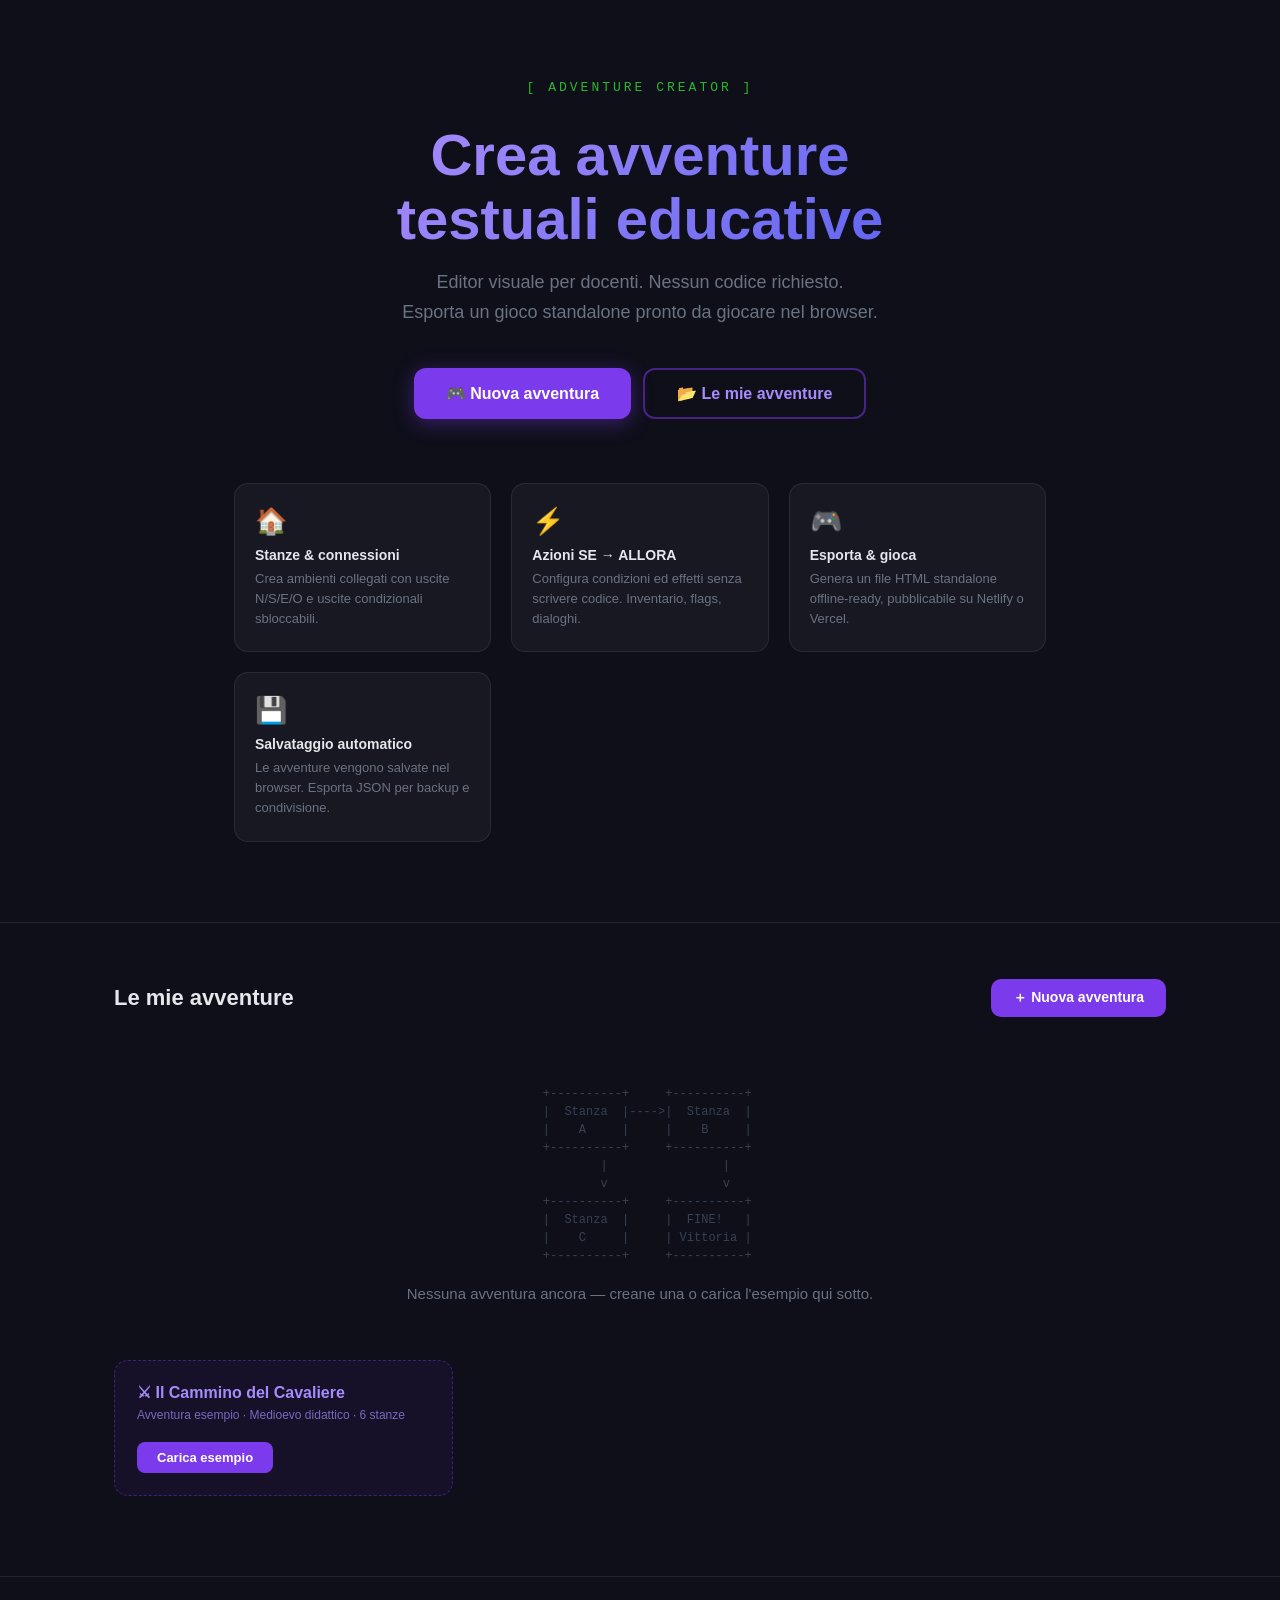
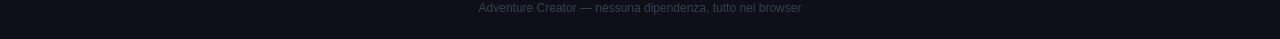
<file: index.html>
<!DOCTYPE html>
<html lang="it">
<head>
  <meta charset="UTF-8">
  <meta name="viewport" content="width=device-width, initial-scale=1.0">
  <title>Adventure Creator</title>
  <style>
    *, *::before, *::after { box-sizing: border-box; margin: 0; padding: 0; }

    :root {
      --viola: #7c3aed;
      --viola-chiaro: #a78bfa;
      --viola-hover: #6d28d9;
      --sfondo: #0f0f1a;
      --surface: #1c1c2e;
      --border: rgba(255,255,255,.08);
      --testo: #f0f0f0;
      --muted: #6b7280;
    }

    body {
      font-family: -apple-system, BlinkMacSystemFont, 'Segoe UI', Roboto, sans-serif;
      background: var(--sfondo);
      color: var(--testo);
      min-height: 100vh;
    }

    /* ── HERO ─────────────────────────────────────────── */

    .hero {
      display: flex;
      flex-direction: column;
      align-items: center;
      justify-content: center;
      text-align: center;
      padding: 80px 24px 64px;
    }

    .logo-tag {
      font-family: 'Courier New', monospace;
      font-size: 13px;
      color: #33ff33;
      letter-spacing: 3px;
      margin-bottom: 28px;
      opacity: .7;
    }

    .hero h1 {
      font-size: clamp(36px, 6vw, 58px);
      font-weight: 800;
      background: linear-gradient(135deg, #a78bfa, #6366f1);
      -webkit-background-clip: text;
      -webkit-text-fill-color: transparent;
      background-clip: text;
      margin-bottom: 16px;
      line-height: 1.1;
    }

    .hero .subtitle {
      font-size: 18px;
      color: var(--muted);
      margin-bottom: 40px;
      line-height: 1.7;
      max-width: 500px;
    }

    .hero-cta {
      display: flex;
      gap: 12px;
      flex-wrap: wrap;
      justify-content: center;
    }

    .btn-cta-primary {
      display: inline-flex;
      align-items: center;
      gap: 8px;
      background: var(--viola);
      color: #fff;
      text-decoration: none;
      padding: 14px 32px;
      border-radius: 12px;
      font-size: 16px;
      font-weight: 700;
      border: none;
      cursor: pointer;
      transition: background .2s, transform .15s;
      box-shadow: 0 4px 20px rgba(124,58,237,.4);
    }
    .btn-cta-primary:hover { background: var(--viola-hover); transform: translateY(-2px); }

    .btn-cta-secondary {
      display: inline-flex;
      align-items: center;
      gap: 8px;
      background: transparent;
      color: var(--viola-chiaro);
      text-decoration: none;
      padding: 14px 32px;
      border-radius: 12px;
      font-size: 16px;
      font-weight: 600;
      border: 2px solid rgba(124,58,237,.5);
      cursor: pointer;
      transition: background .2s, border-color .2s;
    }
    .btn-cta-secondary:hover { background: rgba(124,58,237,.1); border-color: var(--viola); }

    /* ── FEATURES ─────────────────────────────────────── */

    .features {
      display: grid;
      grid-template-columns: repeat(auto-fit, minmax(200px, 1fr));
      gap: 20px;
      max-width: 860px;
      margin: 0 auto;
      padding: 0 24px 80px;
    }

    .feature {
      background: rgba(255,255,255,.04);
      border: 1px solid var(--border);
      border-radius: 14px;
      padding: 22px 20px;
    }

    .feature .icon { font-size: 26px; margin-bottom: 10px; }
    .feature h3 { font-size: 14px; font-weight: 700; margin-bottom: 6px; color: #e5e7eb; }
    .feature p { font-size: 13px; color: var(--muted); line-height: 1.55; }

    /* ── DIVISORE ─────────────────────────────────────── */

    .divider {
      border: none;
      border-top: 1px solid var(--border);
      margin: 0;
    }

    /* ── DASHBOARD ─────────────────────────────────────── */

    .dashboard-section {
      max-width: 1100px;
      margin: 0 auto;
      padding: 56px 24px 80px;
    }

    .dashboard-header {
      display: flex;
      align-items: center;
      justify-content: space-between;
      margin-bottom: 28px;
      flex-wrap: wrap;
      gap: 12px;
    }

    .dashboard-header h2 {
      font-size: 22px;
      font-weight: 700;
      color: #e5e7eb;
    }

    .btn-nuova {
      display: inline-flex;
      align-items: center;
      gap: 6px;
      background: var(--viola);
      color: #fff;
      border: none;
      padding: 10px 22px;
      border-radius: 10px;
      font-size: 14px;
      font-weight: 700;
      cursor: pointer;
      transition: background .2s, transform .15s;
    }
    .btn-nuova:hover { background: var(--viola-hover); transform: translateY(-1px); }

    /* ── CARDS ─────────────────────────────────────────── */

    .cards-grid {
      display: grid;
      grid-template-columns: repeat(auto-fill, minmax(270px, 1fr));
      gap: 18px;
    }

    .card {
      background: var(--surface);
      border: 1px solid var(--border);
      border-radius: 14px;
      padding: 22px;
      display: flex;
      flex-direction: column;
      gap: 6px;
      transition: border-color .2s, transform .15s;
    }
    .card:hover { border-color: rgba(124,58,237,.4); transform: translateY(-2px); }

    .card-title { font-size: 16px; font-weight: 700; color: #f9fafb; }
    .card-meta { font-size: 12px; color: var(--muted); }

    .card-actions {
      display: flex;
      align-items: center;
      justify-content: space-between;
      margin-top: 14px;
    }

    .btn-apri {
      background: var(--viola);
      color: #fff;
      border: none;
      padding: 8px 20px;
      border-radius: 8px;
      font-size: 13px;
      font-weight: 600;
      cursor: pointer;
      transition: background .2s;
    }
    .btn-apri:hover { background: var(--viola-hover); }

    .btn-elimina {
      background: transparent;
      color: #ef4444;
      border: 1px solid rgba(239,68,68,.25);
      padding: 7px 10px;
      border-radius: 8px;
      font-size: 14px;
      cursor: pointer;
      transition: background .2s;
      line-height: 1;
    }
    .btn-elimina:hover { background: rgba(239,68,68,.12); }

    .card-esempio {
      background: rgba(124,58,237,.07);
      border: 1px dashed rgba(124,58,237,.4);
    }
    .card-esempio .card-title { color: var(--viola-chiaro); }
    .card-esempio .card-meta { color: rgba(167,139,250,.7); }

    /* ── EMPTY STATE ───────────────────────────────────── */

    .empty-state {
      grid-column: 1 / -1;
      text-align: center;
      padding: 40px 20px;
      color: var(--muted);
    }

    .empty-ascii {
      font-family: 'Courier New', monospace;
      font-size: 12px;
      color: #374151;
      line-height: 1.5;
      margin-bottom: 20px;
      white-space: pre;
    }

    .empty-state p { font-size: 15px; color: var(--muted); }

    /* ── FOOTER ────────────────────────────────────────── */

    footer {
      text-align: center;
      padding: 24px;
      font-size: 12px;
      color: #374151;
      border-top: 1px solid var(--border);
    }
  </style>
</head>
<body>

  <!-- HERO -->
  <section class="hero">
    <div class="logo-tag">[ ADVENTURE CREATOR ]</div>
    <h1>Crea avventure<br>testuali educative</h1>
    <p class="subtitle">
      Editor visuale per docenti. Nessun codice richiesto.<br>
      Esporta un gioco standalone pronto da giocare nel browser.
    </p>
    <div class="hero-cta">
      <button class="btn-cta-primary" onclick="nuovaAvventura()">🎮 Nuova avventura</button>
      <button class="btn-cta-secondary" onclick="scrollToDashboard()">📂 Le mie avventure</button>
    </div>
  </section>

  <!-- FEATURES -->
  <div class="features">
    <div class="feature">
      <div class="icon">🏠</div>
      <h3>Stanze &amp; connessioni</h3>
      <p>Crea ambienti collegati con uscite N/S/E/O e uscite condizionali sbloccabili.</p>
    </div>
    <div class="feature">
      <div class="icon">⚡</div>
      <h3>Azioni SE → ALLORA</h3>
      <p>Configura condizioni ed effetti senza scrivere codice. Inventario, flags, dialoghi.</p>
    </div>
    <div class="feature">
      <div class="icon">🎮</div>
      <h3>Esporta &amp; gioca</h3>
      <p>Genera un file HTML standalone offline-ready, pubblicabile su Netlify o Vercel.</p>
    </div>
    <div class="feature">
      <div class="icon">💾</div>
      <h3>Salvataggio automatico</h3>
      <p>Le avventure vengono salvate nel browser. Esporta JSON per backup e condivisione.</p>
    </div>
  </div>

  <hr class="divider">

  <!-- DASHBOARD -->
  <section class="dashboard-section" id="dashboard-section">
    <div class="dashboard-header">
      <h2>Le mie avventure</h2>
      <button class="btn-nuova" onclick="nuovaAvventura()">＋ Nuova avventura</button>
    </div>
    <div class="cards-grid" id="cards-grid"></div>
  </section>

  <footer>Adventure Creator — nessuna dipendenza, tutto nel browser</footer>

  <script>
    /* ── Avventura esempio ─────────────────────────────────────── */
    const AVVENTURA_ESEMPIO = {"meta":{"titolo":"Il Cammino del Cavaliere","autore":"Esempio didattico","intro":"Siete nel Medioevo, anno 1200. Avete sempre sognato di diventare un cavaliere. Il vostro viaggio inizia oggi, nel villaggio ai piedi del grande castello...\n\nDigita AIUTO per vedere i comandi disponibili.","stanza_iniziale":"villaggio","testo_vittoria":"Il Castellano vi cinge la spalla con la sua spada e pronuncia le parole solenni: 'Con questo gesto vi faccio Cavaliere. Proteggete i deboli, siate giusti e coraggiosi.' Avete completato il vostro cammino. Siete un Cavaliere!","testo_sconfitta":"Non eravate ancora pronti. Un cavaliere deve studiare, allenarsi e dimostrare il proprio valore. Riprovate dall'inizio."},"stanze":{"villaggio":{"id":"villaggio","nome":"Il Villaggio","descrizione":"Siete nel villaggio di Roccastella. Intorno a voi le case di pietra grigia, un pozzo al centro della piazza. In lontananza si erge il grande Castello del Conte. Un anziano cavaliere, il Maestro Aldric, vi osserva con curiosità.\n\nUna strada lastricata conduce a nord verso il castello.","descrizione_ritorno":"Siete tornati nel villaggio. Il Maestro Aldric è ancora qui.","uscite":{"nord":"castello_ingresso","sud":null,"est":null,"ovest":null},"uscite_condizionali":[],"oggetti":[],"personaggi":["maestro_aldric"],"azioni":["parla_maestro_inizio"]},"castello_ingresso":{"id":"castello_ingresso","nome":"Ingresso del Castello","descrizione":"Varcate il portone di quercia del castello. La grande sala d'ingresso è decorata con stemmi e stendardi. Una guardia armata presidia l'entrata. Il Castellano Don Rodrigo vi accoglie con sguardo severo.\n\nA est si trova la Sala d'Armi. A ovest la Biblioteca. A sud si torna al villaggio.","descrizione_ritorno":"Siete nell'ingresso del castello. Don Rodrigo vi osserva.","uscite":{"nord":null,"sud":"villaggio","est":"sala_armi","ovest":"biblioteca"},"uscite_condizionali":[{"direzione":"nord","destinazione":"cortile_torneo","condizioni":[{"tipo":"flag_vero","valore":"ammesso_al_torneo"}]}],"oggetti":[],"personaggi":["castellano"],"azioni":["parla_castellano_inizio","parla_castellano_pronto"]},"sala_armi":{"id":"sala_armi","nome":"Sala d'Armi","descrizione":"La sala odora di ferro e cuoio. Lungo le pareti sono appese spade, lance e scudi. Al centro, una rastrelliera con armi da addestramento. Una spada di legno è appesa vicino alla porta — è quella usata dai paggi per esercitarsi.\n\nA ovest si torna all'ingresso.","descrizione_ritorno":"Siete nella Sala d'Armi.","uscite":{"nord":null,"sud":null,"est":null,"ovest":"castello_ingresso"},"uscite_condizionali":[],"oggetti":["spada_legno","scudo"],"personaggi":[],"azioni":["esamina_armi_sala"]},"biblioteca":{"id":"biblioteca","nome":"Biblioteca del Castello","descrizione":"Scaffali di legno scuro coprono ogni parete, carichi di manoscritti e pergamene. La luce filtra da una piccola finestra. Fra Benedetto, il monaco bibliotecario, è chino su un testo antico.\n\nSul tavolo centrale è aperto il 'Codice della Cavalleria'.\n\nA est si torna all'ingresso.","descrizione_ritorno":"Siete nella biblioteca. Fra Benedetto saluta con un cenno.","uscite":{"nord":null,"sud":null,"est":"castello_ingresso","ovest":null},"uscite_condizionali":[],"oggetti":["codice_cavalleria"],"personaggi":["fra_benedetto"],"azioni":["leggi_codice","parla_fra_benedetto"]},"cortile_torneo":{"id":"cortile_torneo","nome":"Cortile del Torneo","descrizione":"Il grande cortile lastricato è il luogo dove i cavalieri si addestrano. Manichini di paglia servono da bersagli. Altri giovani scudieri si esercitano con la spada.\n\nQui potete mettere alla prova le vostre abilità. A sud si torna all'ingresso.","descrizione_ritorno":"Siete nel cortile. I manichini attendono.","uscite":{"nord":null,"sud":"castello_ingresso","est":null,"ovest":null},"uscite_condizionali":[{"direzione":"nord","destinazione":"cappella","condizioni":[{"tipo":"flag_vero","valore":"addestramento_completato"}]}],"oggetti":[],"personaggi":[],"azioni":["addestrati_senza_spada","addestrati_con_spada","indossa_armatura_cortile"]},"cappella":{"id":"cappella","nome":"Cappella del Castello","descrizione":"La cappella è silenziosa e solenne. Candele illuminano l'altare. Don Rodrigo è qui, in piena armatura, con la sua spada sguainata. Vi guarda negli occhi.\n\n'Siete pronti a ricevere l'investitura cavalleresca?'","descrizione_ritorno":"Siete nella cappella. Il momento della cerimonia si avvicina.","uscite":{"nord":null,"sud":"cortile_torneo","est":null,"ovest":null},"uscite_condizionali":[],"oggetti":[],"personaggi":["castellano"],"azioni":["chiedi_investitura_senza_requisiti","chiedi_investitura_completa"]}},"oggetti":{"spada_legno":{"id":"spada_legno","nome":"Spada di legno","sinonimi":["spada","legno","arma"],"descrizione":"Una spada di legno consumata dall'uso, ideale per l'addestramento. I migliori cavalieri hanno iniziato così.","raccoglibile":true,"visibile":true},"scudo":{"id":"scudo","nome":"Scudo con stemma","sinonimi":["scudo","stemma","difesa"],"descrizione":"Uno scudo rotondo con lo stemma del castello: un'aquila dorata su campo azzurro. Ogni cavaliere deve conoscere l'araldica.","raccoglibile":true,"visibile":true},"codice_cavalleria":{"id":"codice_cavalleria","nome":"Codice della Cavalleria","sinonimi":["codice","libro","pergamena","manoscritto"],"descrizione":"Il Codice della Cavalleria elenca i valori fondamentali: Lealtà al signore, Protezione dei deboli, Coraggio in battaglia, Fede, Onore sopra ogni cosa. Ogni cavaliere deve conoscerlo a memoria.","raccoglibile":true,"visibile":true},"armatura":{"id":"armatura","nome":"Armatura da cavaliere","sinonimi":["armatura","corazza","elmo"],"descrizione":"Un'armatura completa in ferro lucidato. Pesa molto ma protegge in battaglia. È il simbolo del cavaliere.","raccoglibile":true,"visibile":false}},"personaggi":{"maestro_aldric":{"id":"maestro_aldric","nome":"Maestro Aldric","sinonimi":["aldric","maestro","cavaliere","anziano"],"descrizione":"Un cavaliere anziano dai capelli bianchi. Le sue mani portano i segni di decenni di battaglie. I suoi occhi brillano ancora di saggezza.","dialogo_default":"Il Maestro Aldric vi sorride: 'Per diventare cavaliere dovete recarvi al castello. Parlate con il Castellano Don Rodrigo. Ma prima di tutto, studiate e allenatevi. Un cavaliere ignorante è un cavaliere pericoloso.'"},"castellano":{"id":"castellano","nome":"Don Rodrigo","sinonimi":["rodrigo","castellano","conte","signore"],"descrizione":"Don Rodrigo è un uomo imponente sulla cinquantina. La sua armatura porta i segni di molte battaglie vinte. Il suo sguardo è severo ma giusto.","dialogo_default":"Don Rodrigo vi guarda dall'alto: 'Volete diventare cavalieri? Le parole non bastano. Dimostrate il vostro valore: allenatevi nella Sala d'Armi, studiate il Codice nella Biblioteca, poi tornate da me.'"},"fra_benedetto":{"id":"fra_benedetto","nome":"Fra Benedetto","sinonimi":["benedetto","monaco","frate","bibliotecario"],"descrizione":"Un monaco con la tonaca marrone e la testa rasata. Le dita inchiostrate tradiscono ore di copiatura di manoscritti.","dialogo_default":"Fra Benedetto alza gli occhi dal testo: 'Sapere e virtù sono le armi più affilate. Il Codice della Cavalleria che vedete sul tavolo è il fondamento di ogni buon cavaliere. Leggetelo con attenzione.'"}},"azioni":{"parla_maestro_inizio":{"id":"parla_maestro_inizio","verbo":"PARLA","target":"aldric","sinonimi_target":["maestro","cavaliere","anziano"],"stanza":"villaggio","condizioni":[],"effetti":[{"tipo":"testo","valore":"Maestro Aldric vi pone una mano sulla spalla:\n\n'Giovane, il cammino del cavaliere è lungo e impegnativo. Nel Medioevo, un ragazzo iniziava come PAGGIO a 7 anni, imparando le buone maniere e servendo al castello. A 14 anni diventava SCUDIERO, addestrandosi con le armi e seguendo un cavaliere in battaglia. Solo dopo anni di servizio e prove poteva ricevere l'INVESTITURA e diventare CAVALIERE.\n\nOggi avrete l'opportunità di percorrere questo cammino. Recatevi al castello a nord!'"}],"priorita":0},"parla_castellano_inizio":{"id":"parla_castellano_inizio","verbo":"PARLA","target":"rodrigo","sinonimi_target":["castellano","conte","signore","don"],"stanza":"castello_ingresso","condizioni":[{"tipo":"flag_falso","valore":"ammesso_al_torneo"}],"effetti":[{"tipo":"testo","valore":"Don Rodrigo vi fissa con occhi penetranti:\n\n'Volete l'investitura? Dovete dimostrare tre cose:\n1. FORZA — Allenatevi nel cortile (avrete bisogno della spada di legno dalla Sala d'Armi)\n2. SAPIENZA — Studiate il Codice della Cavalleria in Biblioteca\n3. VIRTÙ — Dimostrate di conoscere i valori cavallereschi\n\nQuando sarete pronti, tornate da me.'"}],"priorita":0},"parla_castellano_pronto":{"id":"parla_castellano_pronto","verbo":"PARLA","target":"rodrigo","sinonimi_target":["castellano","conte","signore","don"],"stanza":"castello_ingresso","condizioni":[{"tipo":"ha_oggetto","valore":"spada_legno"},{"tipo":"ha_oggetto","valore":"codice_cavalleria"},{"tipo":"flag_falso","valore":"ammesso_al_torneo"}],"effetti":[{"tipo":"testo","valore":"Don Rodrigo vi guarda a lungo, poi annuisce lentamente:\n\n'Avete la spada — avete iniziato il vostro addestramento. Avete il Codice — conoscete i valori cavallereschi. Bene.\n\nOra dovete affrontare la prova finale: il torneo nel cortile. Allenatevi, dimostrate il vostro valore, e poi verrete alla cappella per l'investitura.'"},{"tipo":"attiva_flag","valore":"ammesso_al_torneo"},{"tipo":"testo","valore":"Il passaggio verso nord, al cortile del torneo, è ora aperto."}],"priorita":10},"esamina_armi_sala":{"id":"esamina_armi_sala","verbo":"ESAMINA","target":"armi","sinonimi_target":["rastrelliera","sala","muri","pareti"],"stanza":"sala_armi","condizioni":[],"effetti":[{"tipo":"testo","valore":"Osservate le armi appese alle pareti. Una didascalia spiega:\n\n⚔ TIPI DI ARMI MEDIEVALI:\n• Spada lunga — arma principale del cavaliere\n• Lancia — usata a cavallo nelle cariche\n• Mazza ferrata — efficace contro le armature\n• Arco lungo — arma degli arcieri a piedi\n\nI cavalieri si addestravano per anni prima di poter usare queste armi in battaglia."}],"priorita":0},"leggi_codice":{"id":"leggi_codice","verbo":"LEGGI","target":"codice","sinonimi_target":["libro","manoscritto","pergamena","cavalleria"],"stanza":"biblioteca","condizioni":[],"effetti":[{"tipo":"testo","valore":"Leggete il Codice della Cavalleria:\n\n📜 I SETTE VALORI DEL CAVALIERE:\n1. LEALTÀ — Fedeltà assoluta al proprio signore\n2. PRODEZZA — Coraggio e abilità in battaglia\n3. CORTESIA — Rispetto e buone maniere\n4. GENEROSITÀ — Aiutare i bisognosi\n5. FEDE — Devozione alla religione\n6. ONORE — Mantenere sempre la parola data\n7. PROTEZIONE — Difendere i deboli e gli innocenti\n\nQuesti valori formavano il codice morale della cavalleria medievale."},{"tipo":"aggiungi_oggetto","valore":"codice_cavalleria"},{"tipo":"attiva_flag","valore":"codice_letto"}],"priorita":0},"parla_fra_benedetto":{"id":"parla_fra_benedetto","verbo":"PARLA","target":"benedetto","sinonimi_target":["monaco","frate","bibliotecario","fra"],"stanza":"biblioteca","condizioni":[],"effetti":[{"tipo":"testo","valore":"Fra Benedetto vi racconta:\n\n'Nel Medioevo, i cavalieri non erano solo guerrieri. Dovevano anche saper leggere, conoscere la storia e parlare bene. La Chiesa aveva un ruolo fondamentale: la cerimonia dell'investitura si svolgeva proprio in una cappella, dopo una notte di preghiera e meditazione chiamata VEGLIA D'ARMI.\n\nIl cavaliere giurava di usare la sua forza solo per il bene, mai per la sopraffazione.'"}],"priorita":0},"addestrati_senza_spada":{"id":"addestrati_senza_spada","verbo":"ADDESTRATI","target":"","sinonimi_target":["allenati","esercitati","combatti"],"stanza":"cortile_torneo","condizioni":[{"tipo":"non_ha_oggetto","valore":"spada_legno"}],"effetti":[{"tipo":"testo","valore":"Tentate di addestrarvi a mani nude, ma senza una spada non potete imparare le tecniche di combattimento. Cercate una spada di legno nella Sala d'Armi."}],"priorita":0},"addestrati_con_spada":{"id":"addestrati_con_spada","verbo":"ADDESTRATI","target":"","sinonimi_target":["allenati","esercitati","combatti"],"stanza":"cortile_torneo","condizioni":[{"tipo":"ha_oggetto","valore":"spada_legno"},{"tipo":"flag_falso","valore":"addestramento_completato"}],"effetti":[{"tipo":"testo","valore":"Con la spada di legno vi esercitate per ore contro i manichini di paglia. Un anziano scudiero vi osserva e vi corregge la postura.\n\n⚔ TECNICHE DI COMBATTIMENTO MEDIEVALE:\n• Guardia alta — protezione della testa\n• Affondo — attacco diretto al corpo\n• Parata — deviare il colpo nemico\n• Disarmo — togliere l'arma all'avversario\n\nAl tramonto, siete esausti ma avete imparato molto."},{"tipo":"attiva_flag","valore":"addestramento_completato"},{"tipo":"testo","valore":"Il vostro addestramento è completato. Sentite di aver fatto progressi significativi. Il passaggio verso la cappella a nord si apre..."},{"tipo":"aggiungi_oggetto","valore":"armatura"}],"priorita":10},"indossa_armatura_cortile":{"id":"indossa_armatura_cortile","verbo":"INDOSSA","target":"armatura","sinonimi_target":["corazza","elmo","armatura"],"stanza":"cortile_torneo","condizioni":[{"tipo":"ha_oggetto","valore":"armatura"}],"effetti":[{"tipo":"testo","valore":"Indossate l'armatura completa. È pesante — almeno 25 kg — ma vi fa sentire pronti per la cerimonia. Ora potete recarvi alla cappella per l'investitura."}],"priorita":0},"chiedi_investitura_senza_requisiti":{"id":"chiedi_investitura_senza_requisiti","verbo":"CHIEDI","target":"investitura","sinonimi_target":["cerimonia","cavaliere","investitura"],"stanza":"cappella","condizioni":[{"tipo":"flag_falso","valore":"addestramento_completato"}],"effetti":[{"tipo":"testo","valore":"Don Rodrigo scuote la testa:\n\n'Non siete ancora pronti. Un cavaliere deve aver completato il suo addestramento e conoscere il Codice della Cavalleria. Tornate quando sarete pronti.'"}],"priorita":0},"chiedi_investitura_completa":{"id":"chiedi_investitura_completa","verbo":"CHIEDI","target":"investitura","sinonimi_target":["cerimonia","cavaliere","investitura"],"stanza":"cappella","condizioni":[{"tipo":"flag_vero","valore":"addestramento_completato"},{"tipo":"ha_oggetto","valore":"codice_cavalleria"},{"tipo":"ha_oggetto","valore":"armatura"}],"effetti":[{"tipo":"testo","valore":"Don Rodrigo annuisce solennemente:\n\n'Avete studiato il Codice, vi siete addestrati, avete dimostrato determinazione. È giunto il momento.'\n\nVi inginocchiate davanti all'altare. Don Rodrigo posa la spada sulla vostra spalla destra, poi sulla sinistra..."},{"tipo":"vittoria"}],"priorita":10}},"flags":{"ammesso_al_torneo":false,"addestramento_completato":false,"codice_letto":false}};

    /* ── Helpers localStorage ───────────────────────────────────── */
    function caricaIndex() {
      try { return JSON.parse(localStorage.getItem('adventures_index') || '[]'); }
      catch(e) { return []; }
    }
    function salvaIndex(arr) {
      localStorage.setItem('adventures_index', JSON.stringify(arr));
    }

    /* ── Azioni ─────────────────────────────────────────────────── */
    function nuovaAvventura() {
      const id = 'adv_' + Date.now();
      const index = caricaIndex();
      index.push({ id, titolo: 'Nuova avventura', autore: '', aggiornatoIl: new Date().toISOString() });
      salvaIndex(index);
      // Salva avventura vuota così l'editor la trova subito
      const vuota = { meta:{ titolo:'Nuova avventura', autore:'', intro:'', stanza_iniziale:'', testo_vittoria:'', testo_sconfitta:'' }, stanze:{}, oggetti:{}, personaggi:{}, azioni:{}, flags:{} };
      localStorage.setItem('adventure_' + id, JSON.stringify(vuota));
      window.location.href = 'editor/index.html?id=' + id;
    }

    function apriAvventura(id) {
      window.location.href = 'editor/index.html?id=' + id;
    }

    function eliminaAvventura(id) {
      if (!confirm('Eliminare questa avventura? L\'operazione non è reversibile.')) return;
      let index = caricaIndex();
      index = index.filter(a => a.id !== id);
      salvaIndex(index);
      localStorage.removeItem('adventure_' + id);
      renderDashboard();
    }

    function caricaEsempio() {
      const id = 'adv_esempio_' + Date.now();
      localStorage.setItem('adventure_' + id, JSON.stringify(AVVENTURA_ESEMPIO));
      const index = caricaIndex();
      index.push({ id, titolo: AVVENTURA_ESEMPIO.meta.titolo, autore: AVVENTURA_ESEMPIO.meta.autore, aggiornatoIl: new Date().toISOString() });
      salvaIndex(index);
      window.location.href = 'editor/index.html?id=' + id + '&sezione=stanze';
    }

    function scrollToDashboard() {
      document.getElementById('dashboard-section').scrollIntoView({ behavior: 'smooth' });
    }

    /* ── Render ─────────────────────────────────────────────────── */
    function formatData(iso) {
      try { return new Date(iso).toLocaleDateString('it-IT', { day:'2-digit', month:'short', year:'numeric' }); }
      catch(e) { return ''; }
    }

    function renderDashboard() {
      const index = caricaIndex();
      const grid = document.getElementById('cards-grid');
      let html = '';

      if (index.length === 0) {
        html += `<div class="empty-state">
          <div class="empty-ascii">  +----------+     +----------+
  |  Stanza  |---->|  Stanza  |
  |    A     |     |    B     |
  +----------+     +----------+
       |                |
       v                v
  +----------+     +----------+
  |  Stanza  |     |  FINE!   |
  |    C     |     | Vittoria |
  +----------+     +----------+</div>
          <p>Nessuna avventura ancora — creane una o carica l'esempio qui sotto.</p>
        </div>`;
      } else {
        index.forEach(adv => {
          html += `<div class="card">
            <div class="card-title">${adv.titolo || 'Senza titolo'}</div>
            <div class="card-meta">${adv.autore ? adv.autore + ' &mdash; ' : ''}Modificata il ${formatData(adv.aggiornatoIl)}</div>
            <div class="card-actions">
              <button class="btn-apri" onclick="apriAvventura('${adv.id}')">Apri</button>
              <button class="btn-elimina" onclick="eliminaAvventura('${adv.id}')" title="Elimina">🗑</button>
            </div>
          </div>`;
        });
      }

      // Card esempio sempre presente
      html += `<div class="card card-esempio">
        <div class="card-title">⚔ Il Cammino del Cavaliere</div>
        <div class="card-meta">Avventura esempio · Medioevo didattico · 6 stanze</div>
        <div class="card-actions">
          <button class="btn-apri" onclick="caricaEsempio()">Carica esempio</button>
        </div>
      </div>`;

      grid.innerHTML = html;
    }

    document.addEventListener('DOMContentLoaded', renderDashboard);
  </script>

</body>
</html>
</file>
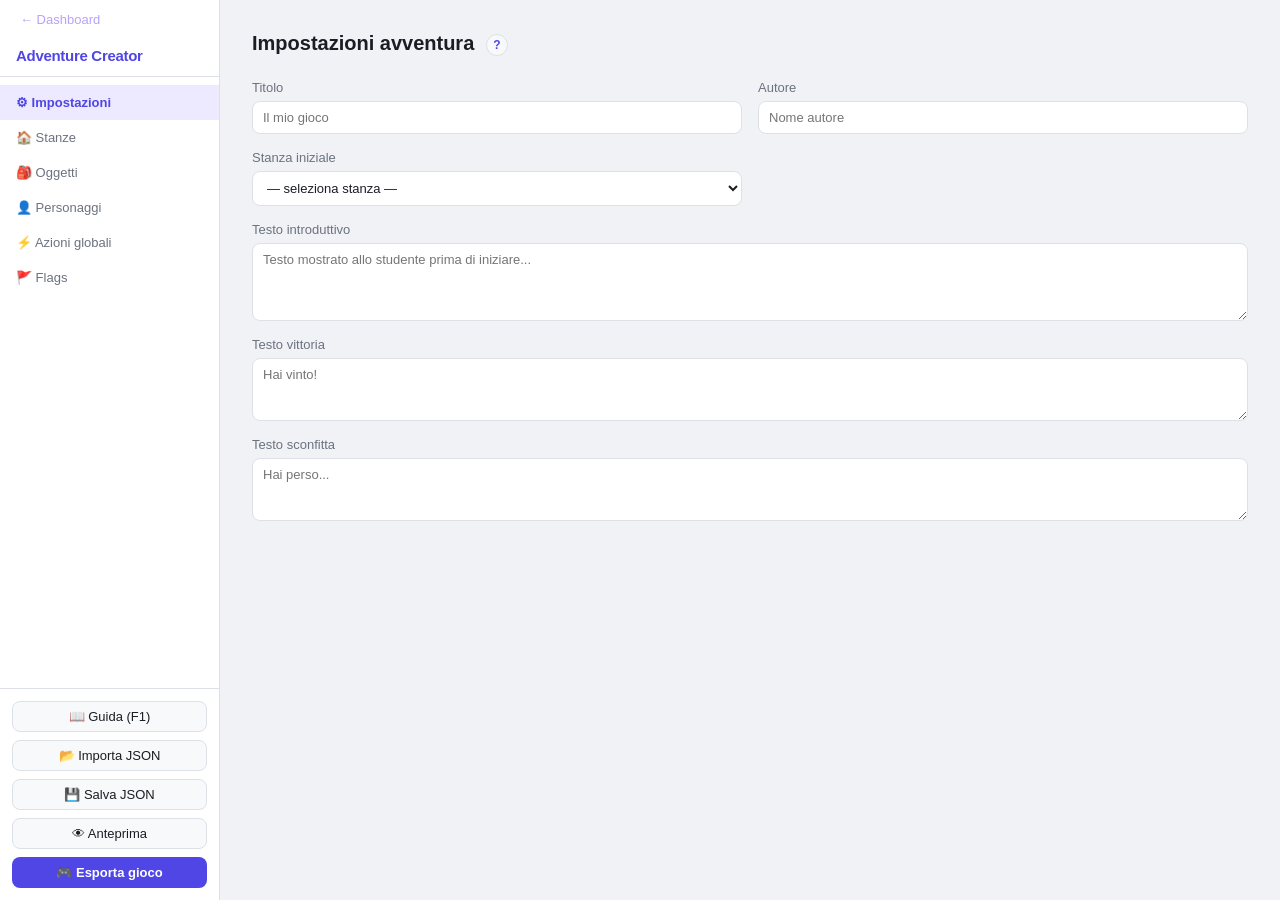
<file: editor/index.html>
<!DOCTYPE html>
<html lang="it">
<head>
  <meta charset="UTF-8">
  <meta name="viewport" content="width=device-width, initial-scale=1.0">
  <title>Adventure Creator — Editor</title>
  <link rel="stylesheet" href="editor.css?v=3">
</head>
<body>
  <div id="app">
    <aside id="sidebar">
      <a href="../index.html" style="display:block;padding:12px 20px 0;font-size:13px;color:#a78bfa;text-decoration:none;opacity:.8;" onmouseover="this.style.opacity=1" onmouseout="this.style.opacity=.8">&#8592; Dashboard</a>
      <div class="sidebar-header">
        <h1>Adventure Creator</h1>
      </div>
      <nav class="sidebar-nav">
        <button class="nav-btn active" data-section="impostazioni">⚙ Impostazioni</button>
        <button class="nav-btn" data-section="stanze">🏠 Stanze</button>
        <button class="nav-btn" data-section="oggetti">🎒 Oggetti</button>
        <button class="nav-btn" data-section="personaggi">👤 Personaggi</button>
        <button class="nav-btn" data-section="azioni">⚡ Azioni globali</button>
        <button class="nav-btn" data-section="flags">🚩 Flags</button>
      </nav>
      <div class="sidebar-footer">
        <button id="btn-guida" class="btn-secondary" title="Apri la guida (F1)">📖 Guida (F1)</button>
        <button id="btn-import-json" class="btn-secondary">📂 Importa JSON</button>
        <button id="btn-export-json" class="btn-secondary">💾 Salva JSON</button>
        <button id="btn-anteprima" class="btn-secondary">👁 Anteprima</button>
        <button id="btn-export-game" class="btn-primary">🎮 Esporta gioco</button>
        <input type="file" id="file-import" accept=".json,.adventure.json" style="display:none">
      </div>
    </aside>

    <main id="main-panel">
      <!-- sezione impostazioni -->
      <section id="section-impostazioni" class="section active">
        <h2>Impostazioni avventura <button type="button" class="btn-help" data-guida="g-impostazioni" title="Apri la guida su questa sezione">?</button></h2>
        <div class="form-grid">
          <label>Titolo
            <input type="text" id="meta-titolo" placeholder="Il mio gioco">
          </label>
          <label>Autore
            <input type="text" id="meta-autore" placeholder="Nome autore">
          </label>
          <label>Stanza iniziale
            <select id="meta-stanza-iniziale"><option value="">— seleziona stanza —</option></select>
          </label>
          <label class="full-width">Testo introduttivo
            <textarea id="meta-intro" rows="4" placeholder="Testo mostrato allo studente prima di iniziare..."></textarea>
          </label>
          <label class="full-width">Testo vittoria
            <textarea id="meta-vittoria" rows="3" placeholder="Hai vinto!"></textarea>
          </label>
          <label class="full-width">Testo sconfitta
            <textarea id="meta-sconfitta" rows="3" placeholder="Hai perso..."></textarea>
          </label>
        </div>
      </section>

      <!-- sezione stanze -->
      <section id="section-stanze" class="section">
        <div class="section-header">
          <h2>Stanze <button type="button" class="btn-help" data-guida="g-stanze" title="Apri la guida su questa sezione">?</button></h2>
          <button id="btn-nuova-stanza" class="btn-primary">+ Nuova stanza</button>
        </div>
        <div id="stanze-container" class="cards-grid"></div>
      </section>

      <!-- sezione oggetti -->
      <section id="section-oggetti" class="section">
        <div class="section-header">
          <h2>Oggetti <button type="button" class="btn-help" data-guida="g-oggetti" title="Apri la guida su questa sezione">?</button></h2>
          <button id="btn-nuovo-oggetto" class="btn-primary">+ Nuovo oggetto</button>
        </div>
        <div id="oggetti-container" class="cards-grid"></div>
      </section>

      <!-- sezione personaggi -->
      <section id="section-personaggi" class="section">
        <div class="section-header">
          <h2>Personaggi <button type="button" class="btn-help" data-guida="g-personaggi" title="Apri la guida su questa sezione">?</button></h2>
          <button id="btn-nuovo-personaggio" class="btn-primary">+ Nuovo personaggio</button>
        </div>
        <div id="personaggi-container" class="cards-grid"></div>
      </section>

      <!-- sezione azioni globali -->
      <section id="section-azioni" class="section">
        <div class="section-header">
          <h2>Azioni globali <button type="button" class="btn-help" data-guida="g-azioni" title="Apri la guida su questa sezione">?</button></h2>
          <p class="section-desc">Queste azioni sono valide in qualsiasi stanza.</p>
          <button id="btn-nuova-azione-globale" class="btn-primary">+ Nuova azione</button>
        </div>
        <div id="azioni-container" class="actions-list"></div>
      </section>

      <!-- sezione flags -->
      <section id="section-flags" class="section">
        <div class="section-header">
          <h2>Flags <button type="button" class="btn-help" data-guida="g-flags" title="Apri la guida su questa sezione">?</button></h2>
          <p class="section-desc">Variabili booleane o numeriche usate nelle condizioni.</p>
          <button id="btn-nuovo-flag" class="btn-primary">+ Nuovo flag</button>
        </div>
        <div id="flags-container" class="flags-list"></div>
      </section>
    </main>
  </div>

  <!-- Modale stanza -->
  <div id="modal-stanza" class="modal hidden">
    <div class="modal-backdrop"></div>
    <div class="modal-content modal-large">
      <div class="modal-header">
        <h3 id="modal-stanza-title">Stanza</h3>
        <button class="modal-close">✕</button>
      </div>
      <div class="modal-body">
        <div class="form-grid">
          <label>ID (univoco)
            <input type="text" id="stanza-id" placeholder="es. ingresso">
          </label>
          <label>Nome
            <input type="text" id="stanza-nome" placeholder="es. Ingresso del castello">
          </label>
          <label class="full-width">Descrizione (prima visita)
            <textarea id="stanza-descrizione" rows="4"></textarea>
          </label>
          <label class="full-width">Descrizione ritorno (visite successive)
            <textarea id="stanza-descrizione-ritorno" rows="3" placeholder="Opzionale"></textarea>
          </label>
          <label class="full-width">Immagine stanza (widescreen, es. 1280×400)
            <div class="img-upload-area" id="img-upload-area">
              <span id="img-upload-label">Clicca o trascina un'immagine (JPG, PNG, WebP)</span>
              <input type="file" id="stanza-immagine-file" accept="image/*" style="display:none">
            </div>
            <div id="stanza-immagine-preview" class="img-preview hidden"></div>
            <input type="hidden" id="stanza-immagine-data">
          </label>
        </div>
        <h4>Uscite</h4>
        <div class="uscite-grid">
          <label>Nord<select id="uscita-nord"><option value="">— nessuna —</option></select></label>
          <label>Sud<select id="uscita-sud"><option value="">— nessuna —</option></select></label>
          <label>Est<select id="uscita-est"><option value="">— nessuna —</option></select></label>
          <label>Ovest<select id="uscita-ovest"><option value="">— nessuna —</option></select></label>
        </div>
        <h4>Oggetti presenti <button class="btn-small" id="btn-add-oggetto-stanza">+</button></h4>
        <div id="stanza-oggetti-list" class="tag-list"></div>
        <h4>Personaggi presenti <button class="btn-small" id="btn-add-personaggio-stanza">+</button></h4>
        <div id="stanza-personaggi-list" class="tag-list"></div>
        <h4>Azioni locali <button class="btn-small" id="btn-add-azione-stanza">+</button></h4>
        <div id="stanza-azioni-list" class="actions-list-small"></div>
      </div>
      <div class="modal-footer">
        <button id="btn-elimina-stanza" class="btn-danger">Elimina</button>
        <button id="btn-salva-stanza" class="btn-primary">Salva stanza</button>
      </div>
    </div>
  </div>

  <!-- Modale oggetto -->
  <div id="modal-oggetto" class="modal hidden">
    <div class="modal-backdrop"></div>
    <div class="modal-content">
      <div class="modal-header">
        <h3 id="modal-oggetto-title">Oggetto</h3>
        <button class="modal-close">✕</button>
      </div>
      <div class="modal-body">
        <div class="form-grid">
          <label>ID (univoco)
            <input type="text" id="oggetto-id" placeholder="es. chiave">
          </label>
          <label>Nome
            <input type="text" id="oggetto-nome" placeholder="es. Chiave arrugginita">
          </label>
          <label class="full-width">Sinonimi (separati da virgola)
            <input type="text" id="oggetto-sinonimi" placeholder="es. chiave, chiavetta">
          </label>
          <label class="full-width">Descrizione
            <textarea id="oggetto-descrizione" rows="3"></textarea>
          </label>
          <label class="checkbox-label">
            <input type="checkbox" id="oggetto-raccoglibile">
            Raccoglibile dallo studente
          </label>
          <label class="checkbox-label">
            <input type="checkbox" id="oggetto-visibile" checked>
            Visibile nella stanza
          </label>
        </div>
      </div>
      <div class="modal-footer">
        <button id="btn-elimina-oggetto" class="btn-danger">Elimina</button>
        <button id="btn-salva-oggetto" class="btn-primary">Salva oggetto</button>
      </div>
    </div>
  </div>

  <!-- Modale personaggio -->
  <div id="modal-personaggio" class="modal hidden">
    <div class="modal-backdrop"></div>
    <div class="modal-content">
      <div class="modal-header">
        <h3 id="modal-personaggio-title">Personaggio</h3>
        <button class="modal-close">✕</button>
      </div>
      <div class="modal-body">
        <div class="form-grid">
          <label>ID (univoco)
            <input type="text" id="personaggio-id" placeholder="es. mercante">
          </label>
          <label>Nome
            <input type="text" id="personaggio-nome" placeholder="es. Il vecchio mercante">
          </label>
          <label class="full-width">Sinonimi (separati da virgola)
            <input type="text" id="personaggio-sinonimi" placeholder="es. mercante, vecchio">
          </label>
          <label class="full-width">Descrizione
            <textarea id="personaggio-descrizione" rows="3"></textarea>
          </label>
          <label class="full-width">Dialogo default (PARLA CON)
            <textarea id="personaggio-dialogo" rows="3"></textarea>
          </label>
        </div>
      </div>
      <div class="modal-footer">
        <button id="btn-elimina-personaggio" class="btn-danger">Elimina</button>
        <button id="btn-salva-personaggio" class="btn-primary">Salva personaggio</button>
      </div>
    </div>
  </div>

  <!-- Modale azione -->
  <div id="modal-azione" class="modal hidden">
    <div class="modal-backdrop"></div>
    <div class="modal-content modal-large">
      <div class="modal-header">
        <h3>Configura azione <button type="button" class="btn-help" data-guida="g-azioni" title="Apri la guida su questa sezione">?</button></h3>
        <button class="modal-close">✕</button>
      </div>
      <div class="modal-body">
        <h4>Comando</h4>
        <div class="form-grid">
          <label>Verbo
            <select id="azione-verbo">
              <option value="PRENDI">PRENDI</option>
              <option value="APRI">APRI</option>
              <option value="CHIUDI">CHIUDI</option>
              <option value="PARLA">PARLA</option>
              <option value="ESAMINA">ESAMINA</option>
              <option value="USA">USA</option>
              <option value="DAI">DAI</option>
              <option value="SPINGI">SPINGI</option>
              <option value="TIRA">TIRA</option>
              <option value="RISPONDI">RISPONDI</option>
              <option value="LEGGI">LEGGI</option>
              <option value="INSERISCI">INSERISCI</option>
              <option value="INDOSSA">INDOSSA</option>
              <option value="RIMUOVI">RIMUOVI</option>
              <option value="ATTIVA">ATTIVA</option>
              <option value="DISATTIVA">DISATTIVA</option>
            </select>
          </label>
          <label>Target
            <input type="text" id="azione-target" placeholder="es. chiave">
          </label>
          <label class="full-width">Sinonimi target (separati da virgola)
            <input type="text" id="azione-sinonimi" placeholder="es. chiave, chiavetta, lucchetto">
          </label>
          <label>Priorità
            <input type="number" id="azione-priorita" value="0" min="0" max="100">
          </label>
        </div>

        <h4>Condizioni <button class="btn-small" id="btn-add-condizione">+</button></h4>
        <div id="condizioni-list"></div>

        <h4>Effetti <button class="btn-small" id="btn-add-effetto">+</button></h4>
        <div id="effetti-list"></div>
      </div>
      <div class="modal-footer">
        <button id="btn-elimina-azione" class="btn-danger">Elimina</button>
        <button id="btn-salva-azione" class="btn-primary">Salva azione</button>
      </div>
    </div>
  </div>

  <!-- Modale selezione oggetti/personaggi per stanza -->
  <div id="modal-seleziona" class="modal hidden">
    <div class="modal-backdrop"></div>
    <div class="modal-content modal-small">
      <div class="modal-header">
        <h3 id="modal-seleziona-title">Seleziona</h3>
        <button class="modal-close">✕</button>
      </div>
      <div class="modal-body">
        <div id="seleziona-lista" class="select-list"></div>
      </div>
    </div>
  </div>

  <!-- Guida -->
  <div id="modal-guida" class="modal hidden">
    <div class="modal-backdrop"></div>
    <div class="modal-content modal-large guida">
      <div class="modal-header">
        <h3>📖 Guida alla creazione</h3>
        <button class="modal-close">✕</button>
      </div>
      <div class="modal-body">
        <nav class="guida-indice">
          <a href="#g-iniziare">Come iniziare</a>
          <a href="#g-impostazioni">Impostazioni</a>
          <a href="#g-stanze">Stanze</a>
          <a href="#g-oggetti">Oggetti</a>
          <a href="#g-personaggi">Personaggi</a>
          <a href="#g-azioni">Azioni</a>
          <a href="#g-flags">Flags</a>
          <a href="#g-comandi">Comandi dello studente</a>
          <a href="#g-salvataggio">Salvare e pubblicare</a>
          <a href="#g-consigli">Consigli</a>
        </nav>

        <h4 id="g-iniziare">Come iniziare</h4>
        <p>Ordine consigliato: <b>1)</b> Impostazioni → <b>2)</b> Oggetti e Personaggi → <b>3)</b> Stanze → <b>4)</b> Azioni → <b>5)</b> Anteprima. Crea prima gli oggetti e i personaggi, così potrai inserirli nelle stanze.</p>

        <h4 id="g-impostazioni">⚙ Impostazioni</h4>
        <ul>
          <li><b>Titolo / Autore</b>: mostrati nella schermata di benvenuto.</li>
          <li><b>Stanza iniziale</b>: dove parte lo studente. <i>Obbligatoria</i>: senza non si può avviare il gioco.</li>
          <li><b>Testo introduttivo</b>: spiega allo studente dove si trova, cosa succede e qual è l'obiettivo.</li>
          <li><b>Testo vittoria / sconfitta</b>: mostrati quando un'azione ha l'effetto Vittoria o Sconfitta.</li>
        </ul>

        <h4 id="g-stanze">🏠 Stanze</h4>
        <ul>
          <li><b>ID</b>: nome tecnico univoco, senza spazi (es. <code>ingresso</code>). Se lo cambi, ricollega le uscite.</li>
          <li><b>Descrizione</b>: testo alla prima visita. <b>Descrizione ritorno</b> (facoltativa): testo alle visite successive.</li>
          <li><b>Immagine</b>: formato widescreen (es. 1280×400). Viene ridimensionata e compressa automaticamente per stare nel browser.</li>
          <li><b>Uscite</b>: scegli la stanza di destinazione per Nord, Sud, Est, Ovest. Ricorda di creare anche il percorso di ritorno.</li>
          <li><b>Oggetti / Personaggi presenti</b>: con il pulsante <b>+</b> scegli dal catalogo.</li>
          <li><b>Azioni locali</b>: valide solo in quella stanza.</li>
        </ul>

        <h4 id="g-oggetti">🎒 Oggetti</h4>
        <ul>
          <li><b>Sinonimi</b>: altri nomi che lo studente può usare, separati da virgola (es. <code>chiave, chiavetta</code>).</li>
          <li><b>Descrizione</b>: risposta a <code>ESAMINA oggetto</code>.</li>
          <li><b>Raccoglibile</b>: lo studente può prenderlo con PRENDI.</li>
          <li><b>Visibile</b>: se disattivato, non compare nell'elenco "Qui vedi" della stanza.</li>
        </ul>

        <h4 id="g-personaggi">👤 Personaggi</h4>
        <ul>
          <li><b>Descrizione</b>: risposta a ESAMINA. <b>Dialogo default</b>: risposta a <code>PARLA CON personaggio</code>.</li>
          <li>Per dialoghi che cambiano (es. dopo aver ottenuto un oggetto) crea un'<b>azione</b> con verbo PARLA e delle condizioni.</li>
        </ul>

        <h4 id="g-azioni">⚡ Azioni</h4>
        <p>Ogni azione è una regola <b>SE → ALLORA</b>:</p>
        <ul>
          <li><b>Comando</b>: verbo + target (es. APRI porta) e sinonimi del target.</li>
          <li><b>Condizioni</b> (tutte devono essere vere): hai/non hai un oggetto, un flag è vero/falso, prima visita, numero visite ≥ N.</li>
          <li><b>Effetti</b> (eseguiti in ordine): mostra testo, aggiungi/rimuovi oggetto, attiva/disattiva flag, sblocca uscita, vai a stanza, vittoria, sconfitta.</li>
          <li><b>Priorità</b>: se più azioni corrispondono, vince quella con priorità più alta le cui condizioni sono soddisfatte. Metti alta priorità al caso speciale (es. "porta aperta con la chiave") e bassa a quello generico ("la porta è chiusa").</li>
          <li><b>Azioni globali</b> valgono in tutte le stanze; quelle <b>locali</b> solo nella stanza in cui sono create.</li>
        </ul>

        <h4 id="g-flags">🚩 Flags</h4>
        <p>Interruttori che ricordano cosa è successo (es. <code>porta_aperta</code>). Definisci qui il valore iniziale, poi attivali/disattivali con gli effetti delle azioni e controllali nelle condizioni.</p>

        <h4 id="g-comandi">Comandi dello studente</h4>
        <ul>
          <li><code>N / S / E / O</code> o <code>VAI NORD</code> — spostarsi</li>
          <li><code>ESAMINA / GUARDA [cosa]</code> — descrizione (senza target: rilegge la stanza)</li>
          <li><code>PRENDI [oggetto]</code> / <code>LASCIA [oggetto]</code></li>
          <li><code>PARLA CON [personaggio]</code></li>
          <li><code>INVENTARIO</code> (o <code>INV</code>) — oggetti posseduti</li>
          <li><code>AIUTO</code> — elenco comandi</li>
          <li>Qualsiasi altro verbo (APRI, USA, DAI…) funziona solo se hai creato un'azione per esso.</li>
        </ul>

        <h4 id="g-salvataggio">Salvare, provare e pubblicare</h4>
        <ul>
          <li>Il lavoro si salva <b>automaticamente nel browser</b> (localStorage) a ogni modifica salvata. Cambiando browser o computer non lo ritrovi.</li>
          <li><b>💾 Salva JSON</b>: scarica un backup. <b>📂 Importa JSON</b>: lo ricarica. Fai il backup regolarmente.</li>
          <li><b>👁 Anteprima</b>: prova il gioco in una nuova scheda (consenti i popup). Richiede almeno una stanza e la stanza iniziale.</li>
          <li><b>🎮 Esporta gioco</b>: scarica un unico file HTML da dare agli studenti o pubblicare (Netlify, Vercel, GitHub Pages).</li>
        </ul>

        <h4 id="g-consigli">Consigli</h4>
        <ul>
          <li>Disegna prima una mappa su carta: stanze, collegamenti, oggetti chiave.</li>
          <li>Usa ID brevi e senza accenti o spazi.</li>
          <li>Inserisci sinonimi per i target: gli studenti scrivono in modi diversi.</li>
          <li>Prova sempre l'avventura in Anteprima prima di condividerla, tentando anche comandi sbagliati.</li>
          <li>Immagini molto pesanti riempiono la memoria del browser: meglio poche immagini ben scelte.</li>
        </ul>
      </div>
    </div>
  </div>

  <div id="toast" class="toast hidden"></div>

  <script src="editor.js?v=3"></script>
</body>
</html>
</file>
<file: editor/editor.css>
/* ============================================================
   Adventure Creator — Editor CSS
   ============================================================ */

*, *::before, *::after { box-sizing: border-box; margin: 0; padding: 0; }

:root {
  --bg: #f0f2f5;
  --surface: #ffffff;
  --border: #dde1e7;
  --text: #1a1d23;
  --text-muted: #6b7280;
  --primary: #4f46e5;
  --primary-hover: #4338ca;
  --danger: #dc2626;
  --danger-hover: #b91c1c;
  --secondary-bg: #f8f9fa;
  --sidebar-w: 220px;
  --radius: 8px;
  --shadow: 0 1px 3px rgba(0,0,0,.08), 0 4px 12px rgba(0,0,0,.05);
}

body {
  font-family: -apple-system, BlinkMacSystemFont, 'Segoe UI', Roboto, sans-serif;
  font-size: 14px;
  color: var(--text);
  background: var(--bg);
  height: 100vh;
  overflow: hidden;
}

/* ─── Layout ─────────────────────────────────────────────── */

#app {
  display: flex;
  height: 100vh;
}

#sidebar {
  width: var(--sidebar-w);
  background: var(--surface);
  border-right: 1px solid var(--border);
  display: flex;
  flex-direction: column;
  flex-shrink: 0;
}

#main-panel {
  flex: 1;
  overflow-y: auto;
  padding: 32px;
}

/* ─── Sidebar ─────────────────────────────────────────────── */

.sidebar-header {
  padding: 20px 16px 12px;
  border-bottom: 1px solid var(--border);
}

.sidebar-header h1 {
  font-size: 15px;
  font-weight: 700;
  color: var(--primary);
  letter-spacing: -.3px;
}

.sidebar-nav {
  flex: 1;
  padding: 8px 0;
  overflow-y: auto;
}

.nav-btn {
  display: block;
  width: 100%;
  text-align: left;
  padding: 10px 16px;
  background: none;
  border: none;
  cursor: pointer;
  font-size: 13px;
  color: var(--text-muted);
  border-radius: 0;
  transition: background .15s, color .15s;
}

.nav-btn:hover { background: var(--bg); color: var(--text); }
.nav-btn.active { background: #ede9fe; color: var(--primary); font-weight: 600; }

.sidebar-footer {
  padding: 12px;
  border-top: 1px solid var(--border);
  display: flex;
  flex-direction: column;
  gap: 8px;
}

/* ─── Sezioni ─────────────────────────────────────────────── */

.section { display: none; }
.section.active { display: block; }

.section-header {
  display: flex;
  align-items: center;
  gap: 12px;
  margin-bottom: 24px;
  flex-wrap: wrap;
}

.section-header h2 { font-size: 20px; font-weight: 700; }
.section-desc { font-size: 13px; color: var(--text-muted); width: 100%; margin-top: -16px; }

h2 { font-size: 20px; font-weight: 700; margin-bottom: 24px; }
h4 { font-size: 13px; font-weight: 600; margin: 20px 0 10px; color: var(--text-muted); text-transform: uppercase; letter-spacing: .5px; }

/* ─── Cards ──────────────────────────────────────────────── */

.cards-grid {
  display: grid;
  grid-template-columns: repeat(auto-fill, minmax(240px, 1fr));
  gap: 16px;
}

.card {
  background: var(--surface);
  border: 1px solid var(--border);
  border-radius: var(--radius);
  padding: 16px;
  cursor: pointer;
  transition: box-shadow .15s, border-color .15s;
}

.card:hover { box-shadow: var(--shadow); border-color: #c7d2fe; }
.card h3 { font-size: 14px; font-weight: 600; margin-bottom: 4px; }
.card .card-id { font-size: 11px; color: var(--text-muted); font-family: monospace; }
.card .card-desc { font-size: 12px; color: var(--text-muted); margin-top: 8px; white-space: nowrap; overflow: hidden; text-overflow: ellipsis; }

/* ─── Actions list ───────────────────────────────────────── */

.actions-list, .actions-list-small {
  display: flex;
  flex-direction: column;
  gap: 8px;
}

.action-row {
  background: var(--surface);
  border: 1px solid var(--border);
  border-radius: var(--radius);
  padding: 12px 14px;
  display: flex;
  align-items: center;
  gap: 12px;
  cursor: pointer;
  transition: box-shadow .15s;
}

.action-row:hover { box-shadow: var(--shadow); }
.action-row .action-label { flex: 1; font-size: 13px; }
.action-row .action-verb { font-weight: 700; color: var(--primary); }
.action-row .action-target { color: var(--text-muted); }
.action-row .action-conditions { font-size: 11px; color: var(--text-muted); }

/* ─── Flags list ─────────────────────────────────────────── */

.flags-list { display: flex; flex-direction: column; gap: 8px; }

.flag-row {
  background: var(--surface);
  border: 1px solid var(--border);
  border-radius: var(--radius);
  padding: 10px 14px;
  display: flex;
  align-items: center;
  gap: 12px;
}

.flag-row input[type="text"] { flex: 1; }
.flag-row select { width: 100px; }

/* ─── Buttons ────────────────────────────────────────────── */

.btn-primary {
  background: var(--primary);
  color: #fff;
  border: none;
  border-radius: var(--radius);
  padding: 8px 16px;
  font-size: 13px;
  font-weight: 600;
  cursor: pointer;
  transition: background .15s;
}
.btn-primary:hover { background: var(--primary-hover); }

.btn-secondary {
  background: var(--secondary-bg);
  color: var(--text);
  border: 1px solid var(--border);
  border-radius: var(--radius);
  padding: 7px 14px;
  font-size: 13px;
  cursor: pointer;
  transition: background .15s;
}
.btn-secondary:hover { background: var(--border); }

.btn-danger {
  background: var(--danger);
  color: #fff;
  border: none;
  border-radius: var(--radius);
  padding: 8px 16px;
  font-size: 13px;
  font-weight: 600;
  cursor: pointer;
  transition: background .15s;
}
.btn-danger:hover { background: var(--danger-hover); }

.btn-small {
  background: var(--secondary-bg);
  border: 1px solid var(--border);
  border-radius: 4px;
  padding: 2px 8px;
  font-size: 13px;
  cursor: pointer;
  color: var(--text);
}
.btn-small:hover { background: var(--border); }

/* ─── Forms ──────────────────────────────────────────────── */

.form-grid {
  display: grid;
  grid-template-columns: 1fr 1fr;
  gap: 16px;
}

.form-grid label, .form-grid .full-width {
  display: flex;
  flex-direction: column;
  gap: 6px;
  font-size: 13px;
  font-weight: 500;
  color: var(--text-muted);
}

.full-width { grid-column: 1 / -1; }

.checkbox-label {
  flex-direction: row !important;
  align-items: center;
  gap: 8px !important;
  font-size: 13px;
  font-weight: 500;
  color: var(--text) !important;
  cursor: pointer;
}

input[type="text"],
input[type="number"],
textarea,
select {
  border: 1px solid var(--border);
  border-radius: var(--radius);
  padding: 8px 10px;
  font-size: 13px;
  font-family: inherit;
  color: var(--text);
  background: var(--surface);
  transition: border-color .15s;
  width: 100%;
}

input:focus, textarea:focus, select:focus {
  outline: none;
  border-color: var(--primary);
  box-shadow: 0 0 0 3px rgba(79,70,229,.1);
}

textarea { resize: vertical; }

/* ─── Uscite grid ────────────────────────────────────────── */

.uscite-grid {
  display: grid;
  grid-template-columns: 1fr 1fr;
  gap: 12px;
}

.uscite-grid label {
  display: flex;
  flex-direction: column;
  gap: 6px;
  font-size: 13px;
  font-weight: 500;
  color: var(--text-muted);
}

/* ─── Tag list ───────────────────────────────────────────── */

.tag-list {
  display: flex;
  flex-wrap: wrap;
  gap: 8px;
  min-height: 36px;
  padding: 4px 0;
}

.tag {
  display: flex;
  align-items: center;
  gap: 6px;
  background: #ede9fe;
  color: var(--primary);
  border-radius: 20px;
  padding: 4px 12px;
  font-size: 12px;
  font-weight: 600;
}

.tag .tag-remove {
  cursor: pointer;
  opacity: .6;
  font-size: 14px;
  line-height: 1;
}

.tag .tag-remove:hover { opacity: 1; }

/* ─── Condizioni/Effetti ─────────────────────────────────── */

.condizione-row, .effetto-row {
  display: flex;
  align-items: flex-start;
  gap: 8px;
  padding: 10px 12px;
  background: var(--secondary-bg);
  border: 1px solid var(--border);
  border-radius: var(--radius);
  margin-bottom: 8px;
}

.condizione-row select, .effetto-row select { width: 220px; flex-shrink: 0; }
.condizione-row .row-fields, .effetto-row .row-fields { flex: 1; display: flex; gap: 8px; flex-wrap: wrap; }
.condizione-row .row-fields input,
.condizione-row .row-fields select,
.effetto-row .row-fields input,
.effetto-row .row-fields textarea,
.effetto-row .row-fields select { flex: 1; min-width: 140px; }

.effetto-row .row-fields textarea { min-height: 80px; }

.btn-remove-row {
  background: none;
  border: none;
  cursor: pointer;
  color: var(--danger);
  font-size: 18px;
  line-height: 1;
  padding: 0 2px;
  flex-shrink: 0;
}

/* ─── Select list (modale seleziona) ─────────────────────── */

.select-list {
  display: flex;
  flex-direction: column;
  gap: 4px;
  max-height: 360px;
  overflow-y: auto;
}

.select-item {
  padding: 10px 12px;
  border-radius: var(--radius);
  cursor: pointer;
  font-size: 13px;
  transition: background .1s;
}

.select-item:hover { background: #ede9fe; color: var(--primary); }

/* ─── Modali ─────────────────────────────────────────────── */

.modal {
  position: fixed;
  inset: 0;
  z-index: 1000;
  display: flex;
  align-items: center;
  justify-content: center;
}

.modal.hidden { display: none; }

.modal-backdrop {
  position: absolute;
  inset: 0;
  background: rgba(0,0,0,.4);
}

.modal-content {
  position: relative;
  background: var(--surface);
  border-radius: 12px;
  width: 540px;
  max-height: 90vh;
  display: flex;
  flex-direction: column;
  box-shadow: 0 20px 60px rgba(0,0,0,.2);
}

.modal-large { width: 720px; }
.modal-small { width: 360px; }

.modal-header {
  padding: 20px 24px 16px;
  border-bottom: 1px solid var(--border);
  display: flex;
  align-items: center;
  justify-content: space-between;
}

.modal-header h3 { font-size: 16px; font-weight: 700; }

.modal-close {
  background: none;
  border: none;
  cursor: pointer;
  font-size: 18px;
  color: var(--text-muted);
  line-height: 1;
  padding: 4px;
}

.modal-close:hover { color: var(--text); }

.modal-body {
  padding: 20px 24px;
  overflow-y: auto;
  flex: 1;
}

.modal-footer {
  padding: 16px 24px;
  border-top: 1px solid var(--border);
  display: flex;
  justify-content: flex-end;
  gap: 10px;
}

.modal-footer .btn-danger { margin-right: auto; }

/* ─── Toast ──────────────────────────────────────────────── */

.toast {
  position: fixed;
  bottom: 24px;
  left: 50%;
  transform: translateX(-50%);
  background: #1a1d23;
  color: #fff;
  padding: 10px 20px;
  border-radius: 20px;
  font-size: 13px;
  font-weight: 500;
  z-index: 9999;
  transition: opacity .3s;
}

.toast.hidden { opacity: 0; pointer-events: none; }

/* ─── Upload immagine stanza ─────────────────────────────── */

.img-upload-area {
  border: 2px dashed var(--border);
  border-radius: var(--radius);
  padding: 20px;
  text-align: center;
  cursor: pointer;
  color: var(--text-muted);
  font-size: 13px;
  transition: border-color .15s, background .15s;
  margin-top: 6px;
}
.img-upload-area:hover, .img-upload-area.drag-over {
  border-color: var(--primary);
  background: #f5f3ff;
  color: var(--primary);
}

.img-preview {
  margin-top: 10px;
  position: relative;
  border-radius: var(--radius);
  overflow: hidden;
  border: 1px solid var(--border);
}
.img-preview img {
  width: 100%;
  height: 160px;
  object-fit: cover;
  display: block;
}
.img-preview-remove {
  position: absolute;
  top: 6px;
  right: 6px;
  background: rgba(0,0,0,.6);
  color: #fff;
  border: none;
  border-radius: 50%;
  width: 26px;
  height: 26px;
  font-size: 14px;
  cursor: pointer;
  display: flex;
  align-items: center;
  justify-content: center;
  line-height: 1;
}
.img-preview-remove:hover { background: var(--danger); }

/* ─── Scrollbar ──────────────────────────────────────────── */

::-webkit-scrollbar { width: 6px; }
::-webkit-scrollbar-track { background: transparent; }
::-webkit-scrollbar-thumb { background: var(--border); border-radius: 3px; }

/* ─── Guida ──────────────────────────────────────────────── */

.guida .modal-body { line-height: 1.55; font-size: 13.5px; }
.guida .modal-body p, .guida .modal-body ul { margin-bottom: 8px; }
.guida .modal-body ul { padding-left: 20px; }
.guida .modal-body li { margin-bottom: 4px; }
.guida code { background: #ede9fe; color: var(--primary); padding: 1px 6px; border-radius: 4px; font-size: 12px; }
.guida h4 { color: var(--primary); }
.guida-indice { display: flex; flex-wrap: wrap; gap: 6px; padding-bottom: 12px; border-bottom: 1px solid var(--border); }
.guida-indice a { background: var(--secondary-bg); border: 1px solid var(--border); border-radius: 20px; padding: 3px 10px; font-size: 12px; color: var(--text); text-decoration: none; }
.guida-indice a:hover { background: #ede9fe; color: var(--primary); }

.btn-help { width: 22px; height: 22px; border-radius: 50%; border: 1px solid var(--border); background: var(--secondary-bg); color: var(--primary); font-size: 12px; font-weight: 700; cursor: pointer; vertical-align: middle; margin-left: 6px; }
.btn-help:hover { background: var(--primary); color: #fff; }
.modal#modal-guida { z-index: 2000; }
</file>
